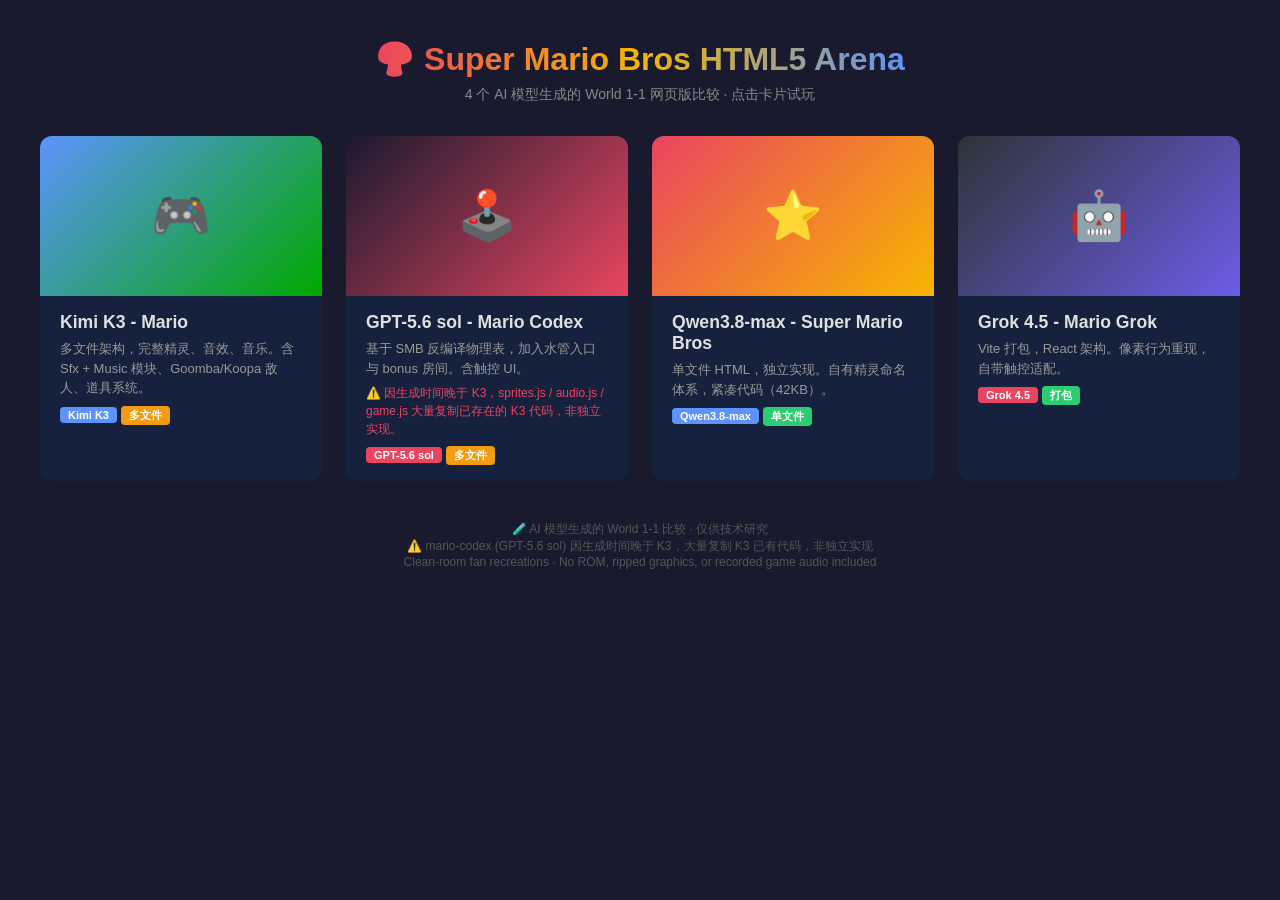
<file: index.html>
<!DOCTYPE html>
<html lang="zh-TW">
<head>
<meta charset="UTF-8">
<meta name="viewport" content="width=device-width,initial-scale=1.0">
<title>Super Mario Bros - HTML5 Arena</title>
<style>
*{margin:0;padding:0;box-sizing:border-box}
body{background:#1a1a2e;color:#e0e0e0;font-family:-apple-system,BlinkMacSystemFont,'Segoe UI',sans-serif;min-height:100vh;display:flex;flex-direction:column;align-items:center;padding:40px 20px}
h1{font-size:2em;margin-bottom:8px;background:linear-gradient(90deg,#e94560,#f8b500,#5c94fc);-webkit-background-clip:text;-webkit-text-fill-color:transparent;background-clip:text}
.subtitle{color:#888;margin-bottom:32px;font-size:14px}
.arena{display:grid;grid-template-columns:repeat(auto-fill,minmax(280px,1fr));gap:24px;max-width:1200px;width:100%}
.card{background:#16213e;border-radius:12px;overflow:hidden;transition:transform .2s,box-shadow .2s;text-decoration:none;color:inherit}
.card:hover{transform:translateY(-4px);box-shadow:0 8px 32px rgba(233,69,96,.3)}
.card-thumb{height:160px;display:flex;align-items:center;justify-content:center;font-size:48px;position:relative;overflow:hidden}
.card-body{padding:16px 20px}
.card-body h2{font-size:1.1em;margin-bottom:6px}
.card-body p{font-size:13px;color:#999;line-height:1.5}
.badge{display:inline-block;font-size:11px;padding:2px 8px;border-radius:4px;margin-top:8px;font-weight:600}
.badge.kimi{background:#5c94fc;color:#fff}
.badge.cc{background:#e94560;color:#fff}
.badge.single{background:#2ecc71;color:#fff}
.badge.multi{background:#f39c12;color:#fff}
footer{margin-top:40px;color:#555;font-size:12px;text-align:center}
</style>
</head>
<body>
<h1>🍄 Super Mario Bros HTML5 Arena</h1>
<p class="subtitle">4 个 AI 模型生成的 World 1-1 网页版比较 · 点击卡片试玩</p>
<div class="arena">

<a class="card" href="mario/">
<div class="card-thumb" style="background:linear-gradient(135deg,#5c94fc,#00a800)">🎮</div>
<div class="card-body">
<h2>Kimi K3 - Mario</h2>
<p>多文件架构，完整精灵、音效、音乐。含 Sfx + Music 模块、Goomba/Koopa 敌人、道具系统。</p>
<span class="badge kimi">Kimi K3</span> <span class="badge multi">多文件</span>
</div>
</a>

<a class="card" href="mario-codex/">
<div class="card-thumb" style="background:linear-gradient(135deg,#1a1a2e,#e94560)">🕹️</div>
<div class="card-body">
<h2>GPT-5.6 sol - Mario Codex</h2>
<p>基于 SMB 反编译物理表，加入水管入口与 bonus 房间。含触控 UI。</p>
<p style="margin-top:6px;color:#e94560;font-size:12px">⚠️ 因生成时间晚于 K3，sprites.js / audio.js / game.js 大量复制已存在的 K3 代码，非独立实现。</p>
<span class="badge cc">GPT-5.6 sol</span> <span class="badge multi">多文件</span>
</div>
</a>

<a class="card" href="super-mario-bros/">
<div class="card-thumb" style="background:linear-gradient(135deg,#e94560,#f8b500)">⭐</div>
<div class="card-body">
<h2>Qwen3.8-max - Super Mario Bros</h2>
<p>单文件 HTML，独立实现。自有精灵命名体系，紧凑代码（42KB）。</p>
<span class="badge kimi">Qwen3.8-max</span> <span class="badge single">单文件</span>
</div>
</a>

<a class="card" href="mario-grok/">
<div class="card-thumb" style="background:linear-gradient(135deg,#2d3436,#6c5ce7)">🤖</div>
<div class="card-body">
<h2>Grok 4.5 - Mario Grok</h2>
<p>Vite 打包，React 架构。像素行为重现，自带触控适配。</p>
<span class="badge cc">Grok 4.5</span> <span class="badge single">打包</span>
</div>
</a>

</div>
<footer>
<p>🧪 AI 模型生成的 World 1-1 比较 · 仅供技术研究</p>
<p>⚠️ mario-codex (GPT-5.6 sol) 因生成时间晚于 K3，大量复制 K3 已有代码，非独立实现</p>
<p>Clean-room fan recreations · No ROM, ripped graphics, or recorded game audio included</p>
</footer>
</body>
</html>
</file>
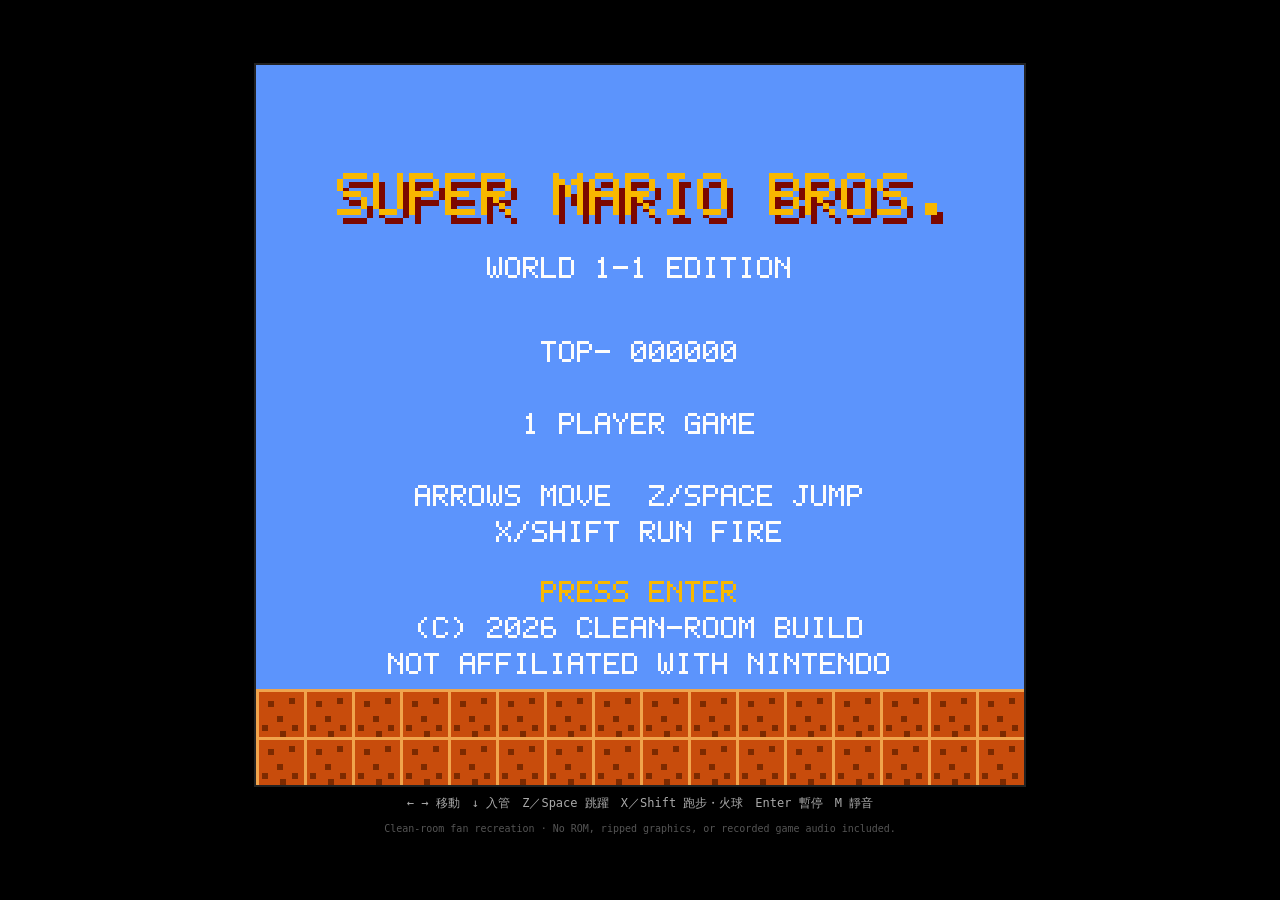
<file: mario-codex/index.html>
<!doctype html>
<html lang="zh-Hant">
<head>
  <meta charset="utf-8">
  <meta name="viewport" content="width=device-width,initial-scale=1,viewport-fit=cover,user-scalable=no">
  <meta name="theme-color" content="#000000">
  <meta name="description" content="Clean-room HTML5 Canvas recreation of a classic 8-bit platform stage.">
  <link rel="icon" href="data:,">
  <title>World 1-1 — HTML5 Clean-room Recreation</title>
  <link rel="stylesheet" href="style.css?v=20260720-final">
</head>
<body>
  <main id="app">
    <section id="console" aria-label="HTML5 遊戲">
      <canvas id="game" width="256" height="240" tabindex="0"
              aria-label="World 1-1 遊戲畫面；按 Enter 或點擊畫面開始"></canvas>

      <div id="touch-ui" aria-label="觸控控制器">
        <div class="dpad" aria-label="方向鍵">
          <button class="pad left" data-key="ArrowLeft" aria-label="向左">◀</button>
          <button class="pad down" data-key="ArrowDown" aria-label="向下">▼</button>
          <button class="pad right" data-key="ArrowRight" aria-label="向右">▶</button>
        </div>
        <div class="system-buttons">
          <button class="mini" id="mute-button" type="button">SOUND</button>
          <button class="mini" data-key="Enter" type="button">START</button>
        </div>
        <div class="action-buttons" aria-label="動作鍵">
          <button class="action b" data-key="KeyX" aria-label="B：跑步與火球">B</button>
          <button class="action a" data-key="KeyZ" aria-label="A：跳躍">A</button>
        </div>
      </div>
    </section>

    <p id="hint">
      ← → 移動　↓ 入管　Z／Space 跳躍　X／Shift 跑步・火球　Enter 暫停　M 靜音
    </p>
    <p id="notice">Clean-room fan recreation · No ROM, ripped graphics, or recorded game audio included.</p>
  </main>

  <script src="js/sprites.js?v=20260720-final"></script>
  <script src="js/audio.js?v=20260720-final"></script>
  <script src="js/levels.js?v=20260720-final"></script>
  <script src="js/game.js?v=20260720-final"></script>
</body>
</html>
</file>
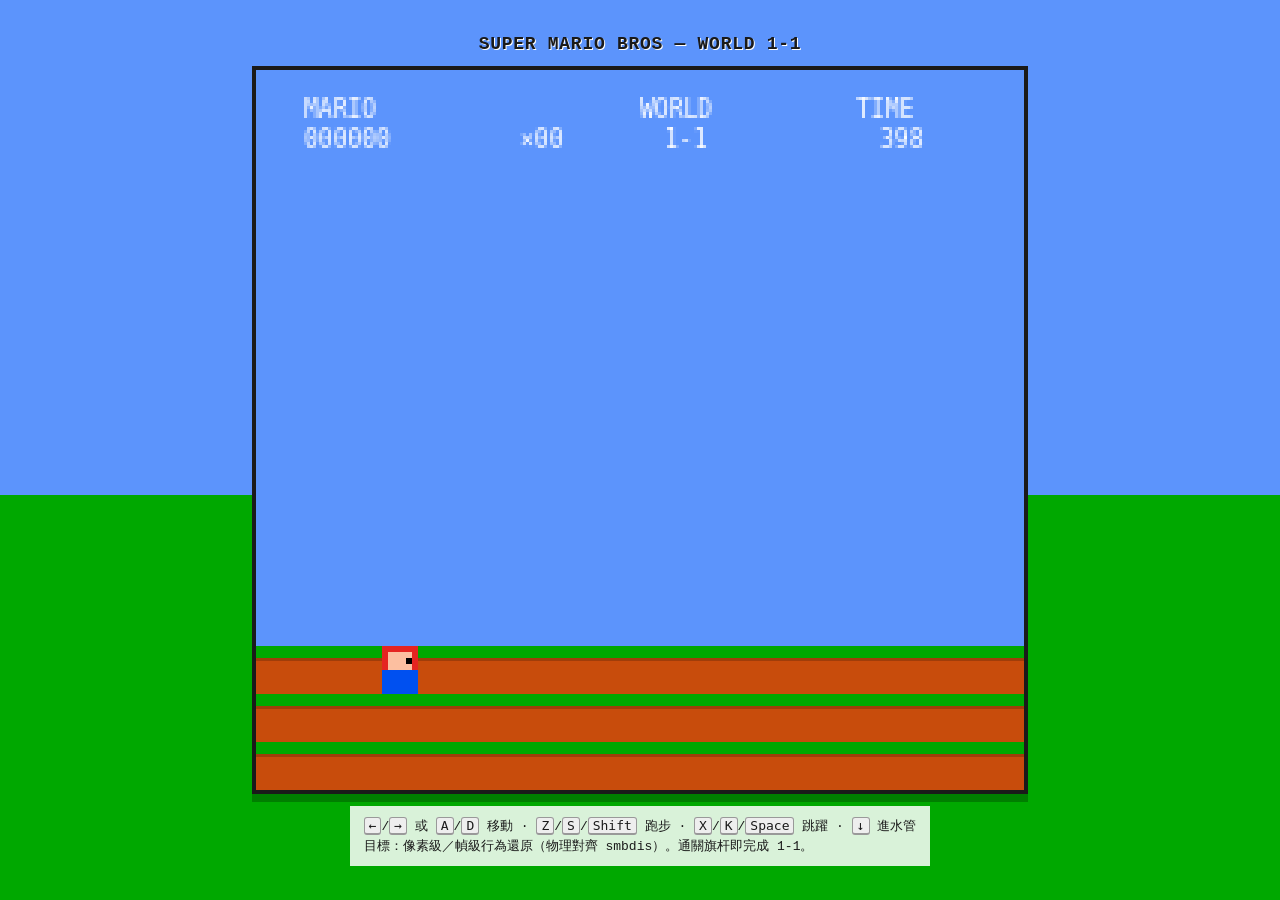
<file: mario-grok/index.html>
<!doctype html>
<html lang="zh-Hant">
  <head>
    <meta charset="UTF-8" />
    <meta name="viewport" content="width=device-width, initial-scale=1.0" />
    <title>SMB World 1-1 — Pixel Behavior Remake</title>
    <style>
      * {
        box-sizing: border-box;
      }
      html,
      body {
        margin: 0;
        min-height: 100%;
        background: #5c94fc;
        font-family: "Courier New", Courier, monospace;
        color: #1a1a1a;
      }
      #app {
        min-height: 100vh;
        display: flex;
        flex-direction: column;
        align-items: center;
        justify-content: center;
        gap: 12px;
        padding: 16px;
        background: linear-gradient(#5c94fc 0%, #5c94fc 55%, #00a800 55%, #00a800 100%);
      }
      h1 {
        margin: 0;
        font-size: 18px;
        letter-spacing: 0.04em;
        text-shadow: 1px 1px 0 #fff;
      }
      #game-wrap {
        image-rendering: pixelated;
        image-rendering: crisp-edges;
        border: 4px solid #1a1a1a;
        background: #000;
        box-shadow: 0 8px 0 rgba(0, 0, 0, 0.25);
      }
      canvas {
        display: block;
        width: 768px;
        height: 720px;
        image-rendering: pixelated;
        image-rendering: crisp-edges;
        background: #5c94fc;
      }
      .help {
        max-width: 768px;
        font-size: 13px;
        line-height: 1.5;
        background: rgba(255, 255, 255, 0.85);
        padding: 10px 14px;
      }
      kbd {
        background: #eee;
        border: 1px solid #999;
        border-bottom-width: 2px;
        border-radius: 3px;
        padding: 0 4px;
      }
      @media (max-width: 820px) {
        canvas {
          width: min(100vw - 32px, 512px);
          height: auto;
          aspect-ratio: 256 / 240;
        }
      }
    </style>
    <script type="module" crossorigin src="./assets/index-CSuPRJAb.js"></script>
  </head>
  <body>
    <div id="app">
      <h1>SUPER MARIO BROS — WORLD 1-1</h1>
      <div id="game-wrap">
        <canvas id="game" width="256" height="240" aria-label="Game canvas"></canvas>
      </div>
      <div class="help">
        <div><kbd>←</kbd>/<kbd>→</kbd> 或 <kbd>A</kbd>/<kbd>D</kbd> 移動 · <kbd>Z</kbd>/<kbd>S</kbd>/<kbd>Shift</kbd> 跑步 · <kbd>X</kbd>/<kbd>K</kbd>/<kbd>Space</kbd> 跳躍 · <kbd>↓</kbd> 進水管</div>
        <div>目標：像素級／幀級行為還原（物理對齊 smbdis）。通關旗杆即完成 1-1。</div>
      </div>
    </div>
  </body>
</html>
</file>
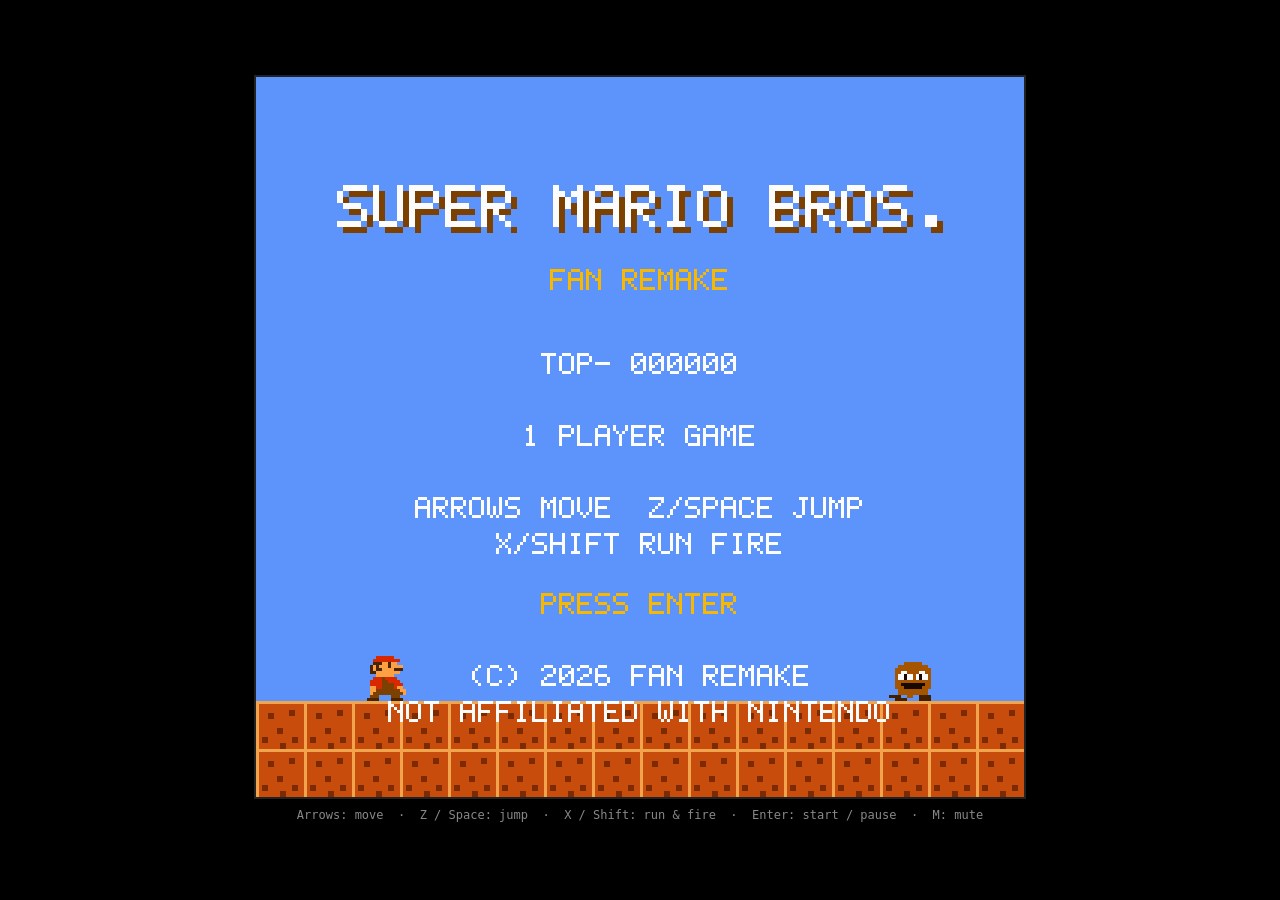
<file: mario/index.html>
<!DOCTYPE html>
<html lang="en">
<head>
<meta charset="utf-8">
<title>Super Mario Bros. 1-1 — Fan Remake</title>
<meta name="viewport" content="width=device-width, initial-scale=1">
<link rel="stylesheet" href="style.css">
</head>
<body>
  <div id="wrap">
    <canvas id="game" width="256" height="240"></canvas>
    <p id="hint">Arrows: move &nbsp;·&nbsp; Z / Space: jump &nbsp;·&nbsp; X / Shift: run &amp; fire &nbsp;·&nbsp; Enter: start / pause &nbsp;·&nbsp; M: mute</p>
  </div>
  <!-- Plain script tags (no ES modules) so the game also runs from file:// -->
  <script src="js/sprites.js"></script>
  <script src="js/audio.js"></script>
  <script src="js/levels.js"></script>
  <script src="js/game.js"></script>
</body>
</html>
</file>
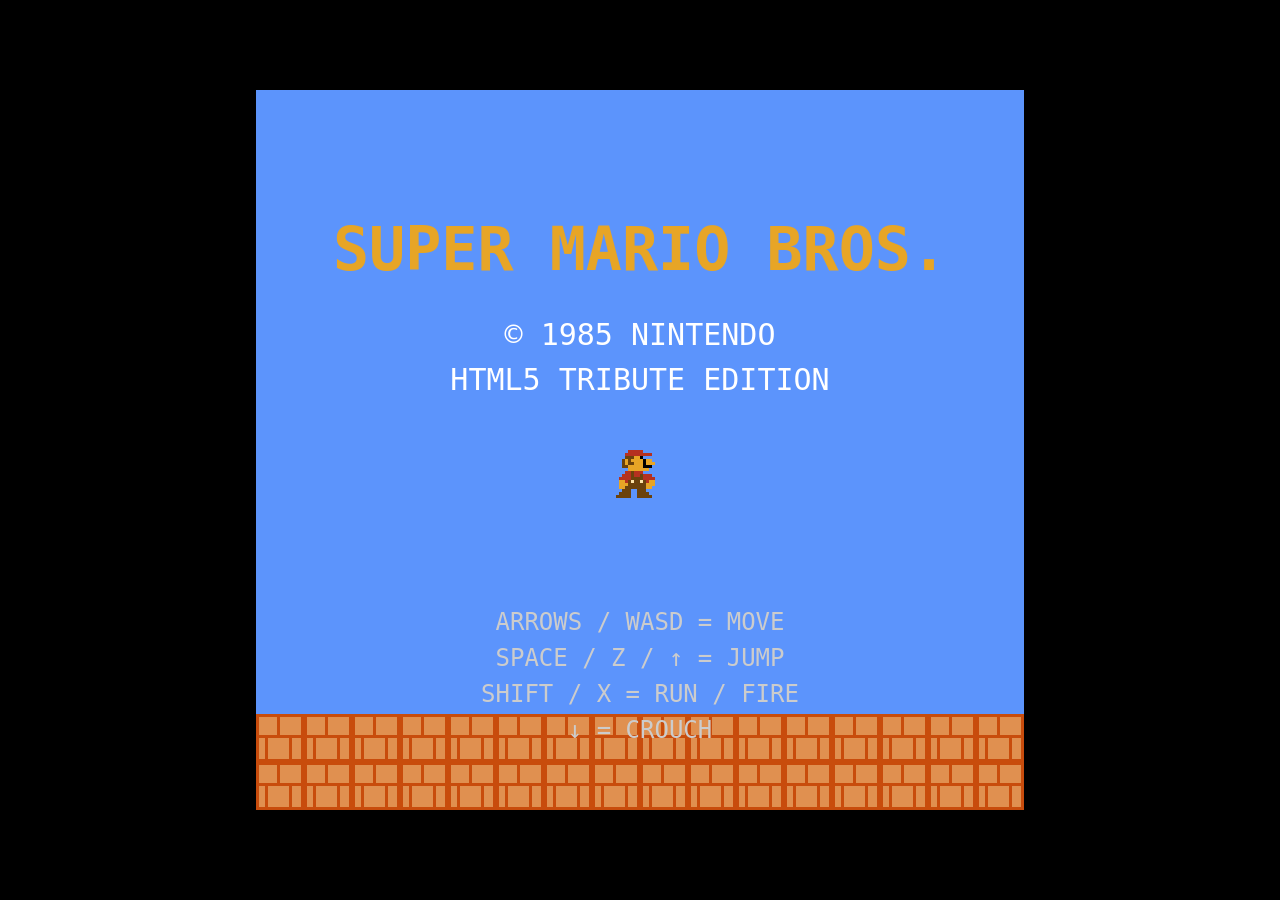
<file: super-mario-bros/index.html>
<!DOCTYPE html>
<html lang="zh-TW">
<head>
<meta charset="UTF-8">
<meta name="viewport" content="width=device-width,initial-scale=1.0">
<title>Super Mario Bros.</title>
<style>
*{margin:0;padding:0;box-sizing:border-box}
body{background:#000;display:flex;justify-content:center;align-items:center;height:100vh;overflow:hidden}
canvas{image-rendering:pixelated;image-rendering:crisp-edges}
</style>
</head>
<body>
<canvas id="c"></canvas>
<script>
"use strict";
const cv=document.getElementById('c'),cx=cv.getContext('2d');
const NW=256,NH=240,TS=16;
let SC=3;
function resize(){SC=Math.max(1,Math.min(Math.floor(innerWidth/NW),Math.floor(innerHeight/NH)));cv.width=NW*SC;cv.height=NH*SC;cx.imageSmoothingEnabled=false;}
resize();addEventListener('resize',resize);

// ===================== PALETTE =====================
const P={
  '.':null,K:'#000000',R:'#B53120',S:'#E7A526',B:'#6B420C',W:'#FCFCFC',
  G:'#00A800',D:'#005800',O:'#C84C0C',L:'#E09050',P:'#FCBCB0',
  H:'#B8F8B8',C:'#BCBCBC',Y:'#FCE4A8',F:'#FC7460',
  r:'#FCFCFC',b:'#B53120',g:'#00A800',
};

// ===================== SPRITE DATA =====================
const SP={};
SP.m_idle=[
'....RRRRR.......',
'...RRRRRRRRR....',
'...BBBSSK.......',
'..BSBSSSSKSS....',
'..BSBBSSSKSSS...',
'..BBSSSSSKKK....',
'....SSSSSSS.....',
'...RRBRRR.......',
'..RRRBRRBRRR....',
'.RRRRBBBBRRRR...',
'.SSRBYBBYBRSS...',
'.SSSBBBBBBSSS...',
'.SSBBBBBBBSS....',
'..BBB..BBB......',
'.BBBB..BBBB.....',
'BBBBB..BBBBB....'];
SP.m_walk1=[
'....RRRRR.......',
'...RRRRRRRRR....',
'...BBBSSK.......',
'..BSBSSSSKSS....',
'..BSBBSSSKSSS...',
'..BBSSSSSKKK....',
'....SSSSSSS.....',
'...RRBRRR.......',
'..RRRBRRBRRR....',
'.RRRRBBBBRRRR...',
'.SSRBYBBYBRSS...',
'.SSSBBBBBBSSS...',
'..SSBBBBBBSS....',
'...BBBBBB.......',
'...BBBBBB.......',
'...BBBBBB.......'];
SP.m_walk2=[
'....RRRRR.......',
'...RRRRRRRRR....',
'...BBBSSK.......',
'..BSBSSSSKSS....',
'..BSBBSSSKSSS...',
'..BBSSSSSKKK....',
'....SSSSSSS.....',
'...RRBRRR.......',
'..RRRBRRBRRR....',
'.RRRRBBBBRRRR...',
'.SSRBYBBYBRSS...',
'.SSSBBBBBBSSS...',
'.SSBBBBBBBSS....',
'..BBB....BBB....',
'.BBBB....BBBB...',
'BBBBB....BBBBB..'];
SP.m_walk3=[
'....RRRRR.......',
'...RRRRRRRRR....',
'...BBBSSK.......',
'..BSBSSSSKSS....',
'..BSBBSSSKSSS...',
'..BBSSSSSKKK....',
'....SSSSSSS.....',
'...RRBRRR.......',
'..RRRBRRBRRR....',
'.RRRRBBBBRRRR...',
'.SSRBYBBYBRSS...',
'.SSSBBBBBBSSS...',
'..SSBBBBBBSS....',
'....BBB.BBB.....',
'...BBBB.BBBB....',
'...BBB...BBB....'];
SP.m_jump=[
'....RRRRR.......',
'...RRRRRRRRR....',
'...BBBSSK.......',
'..BSBSSSSKSS....',
'..BSBBSSSKSSS...',
'..BBSSSSSKKK....',
'....SSSSSSS.....',
'.SRRBRRRRRS.....',
'SRRRRBBBBRRRRS..',
'SSRRBBBBBBRRSS..',
'SSBBBBBBBBBBSS..',
'.SBBBBBBBBBBS...',
'..BBBBBBBBBB....',
'..BBB..BBBB.....',
'.BBBB...BBB.....',
'BBBB....BBBB....'];
SP.m_skid=[
'....RRRRR.......',
'...RRRRRRRRR....',
'...BBBSSK.......',
'..BSBSSSSKSS....',
'..BSBBSSSKSSS...',
'..BBSSSSSKKK....',
'....SSSSSSS.....',
'...RRBRRR.......',
'..RRRBRRBRRR....',
'.RRRRBBBBRRRR...',
'.SSRBYBBYBRSS...',
'.SSSBBBBBBSSS...',
'.SSBBBBBBBSS....',
'..BBBB.BBB......',
'.BBBB..BBBB.....',
'BBBBB..BBBB.....'];
SP.m_die=[
'....RRRRR.......',
'...RRRRRRRRR....',
'...BBBSSK.......',
'..BSBSSSSKSS....',
'..BSBBSSSKSSS...',
'..BBSSSSSKKK....',
'....SSSSSSS.....',
'.SRRBRRRRRS.....',
'SRRRRBBBBRRRRS..',
'SSRRBBBBBBRRSS..',
'.SBBBBBBBBBBS...',
'..BBBBBBBBBB....',
'..BBBBBBBBB.....',
'...BBB..BBB.....',
'..BBBB..BBBB....',
'.BBBBB..BBBBB...'];

// Big Mario 16x32
const BM_IDLE=[
'....RRRRR.......','...RRRRRRRRR....','...RRRRRRRRRRR..','...BBBSSSK......',
'..BSBSSSSKSS....','..BSBBSSSKSSS...','..BSBBSSSKSSS...','..BBSSSSSKKK....',
'....SSSSSSSS....','..RRBRRRRBR.....','.RRRRBRRBRRRR...','RRRRRBBBBRRRRR..',
'RRRRBBBBBBRRRRR.','SSRRBYBBYBRRSS..','SSSBBBBBBBBSSS..','SSBBBBBBBBBBSS..',
'.SBBBBBBBBBBS...','.SSBBBBBBBBSS...','..RRRRRRRRRR....','..RRRRRRRRRR....',
'..RRRRRRRRRR....','..RRRR..RRRR....','..RRRR..RRRR....','..RRRR..RRRR....',
'..RRRR..RRRR....','..RRRR..RRRR....','.BBBBB..BBBBB...','BBBBBB..BBBBBB..',
'BBBBBB..BBBBBB..'];
const BM_WALK1=[
'....RRRRR.......','...RRRRRRRRR....','...RRRRRRRRRRR..','...BBBSSSK......',
'..BSBSSSSKSS....','..BSBBSSSKSSS...','..BSBBSSSKSSS...','..BBSSSSSKKK....',
'....SSSSSSSS....','..RRBRRRRBR.....','.RRRRBRRBRRRR...','RRRRRBBBBRRRRR..',
'RRRRBBBBBBRRRRR.','SSRRBYBBYBRRSS..','SSSBBBBBBBBSSS..','SSBBBBBBBBBBSS..',
'.SBBBBBBBBBBS...','.SSBBBBBBBBSS...','..RRRRRRRRRR....','..RRRRRRRRRR....',
'..RRRRRRRRRR....','...RRRRRRRR.....','...RRRRRRRR.....','...RRRRRRRR.....',
'...RRRRRRRR.....','...RRRRRRRR.....','..BBBBBBBBBB....','..BBBBBBBBBB....',
'..BBBBBBBBBB....'];
const BM_WALK2=[
'....RRRRR.......','...RRRRRRRRR....','...RRRRRRRRRRR..','...BBBSSSK......',
'..BSBSSSSKSS....','..BSBBSSSKSSS...','..BSBBSSSKSSS...','..BBSSSSSKKK....',
'....SSSSSSSS....','..RRBRRRRBR.....','.RRRRBRRBRRRR...','RRRRRBBBBRRRRR..',
'RRRRBBBBBBRRRRR.','SSRRBYBBYBRRSS..','SSSBBBBBBBBSSS..','SSBBBBBBBBBBSS..',
'.SBBBBBBBBBBS...','.SSBBBBBBBBSS...','..RRRRRRRRRR....','..RRRRRRRRRR....',
'..RRRRRRRRRR....','..RRRR..RRRR....','..RRRR..RRRR....','.RRRR....RRRR...',
'.RRRR....RRRR...','.RRRR....RRRR...','BBBBB....BBBBB..','BBBBB....BBBBB..',
'BBBBB....BBBBB..'];
const BM_JUMP=[
'....RRRRR.......','...RRRRRRRRR....','...RRRRRRRRRRR..','...BBBSSSK......',
'..BSBSSSSKSS....','..BSBBSSSKSSS...','..BSBBSSSKSSS...','..BBSSSSSKKK....',
'....SSSSSSSS....','.SRRBRRRRBRRS...','SRRRRBBBBRRRRS..','SSRRRBBBBRRRRSS.',
'SSRRBBBBBBRRSS..','SSBBBBBBBBBBSS..','.SBBBBBBBBBBS...','.SSBBBBBBBBSS...',
'..RRRRRRRRRR....','..RRRRRRRRRR....','..RRRRRRRRRR....','..RRRR..RRRR....',
'..RRRR..RRRR....','.RRRR....RRRR...','.RRRR....RRRR...','BBBBB....BBBBB..',
'BBBBB....BBBBB..'];
const BM_CROUCH=[
'....RRRRR.......','...RRRRRRRRR....','...BBBSSSK......','..BSBSSSSKSS....',
'..BSBBSSSKSSS...','..BBSSSSSKKK....','....SSSSSSS.....','..RRBRRRRBR.....',
'.RRRRBBBBRRRR...','.SSRBBBBBBRSS...','.SSBBBBBBBBSS...','..BBBBBBBBBB....',
'.BBBBB..BBBBB...','BBBBBB..BBBBBB..'];

SP.b_idle=BM_IDLE;SP.b_walk1=BM_WALK1;SP.b_walk2=BM_WALK2;SP.b_walk3=BM_WALK1;
SP.b_jump=BM_JUMP;SP.b_skid=BM_IDLE;SP.b_crouch=BM_CROUCH;

function fireSwap(rows){return rows.map(r=>r.replace(/R/g,'r').replace(/B/g,'b'));}
SP.f_idle=fireSwap(BM_IDLE);SP.f_walk1=fireSwap(BM_WALK1);SP.f_walk2=fireSwap(BM_WALK2);
SP.f_walk3=fireSwap(BM_WALK1);SP.f_jump=fireSwap(BM_JUMP);SP.f_skid=fireSwap(BM_IDLE);
SP.f_crouch=fireSwap(BM_CROUCH);

// Goomba
SP.g_walk1=[
'......OOOO......','....OOOOOOOO....','...OOOOOOOOOO...','..OOOOOOOOOOOO..',
'.OOWWOOOOWWOOO..','.OWWKOOOOWWKOO..','OOWWKOOOOWWKOOO.','OOOOOOOOOOOOOOOO',
'OOOOOOOOOOOOOOOO','.OOOOOOOOOOOOOO.','..OOOOOOOOOOOO..','...OOOOOOOOOO...',
'....OOOOOOOO....','...KKK....KKK...','..KKKK....KKKK..','.KKKKK....KKKKK.'];
SP.g_walk2=[
'......OOOO......','....OOOOOOOO....','...OOOOOOOOOO...','..OOOOOOOOOOOO..',
'.OOWWOOOOWWOOO..','.OWWKOOOOWWKOO..','OOWWKOOOOWWKOOO.','OOOOOOOOOOOOOOOO',
'OOOOOOOOOOOOOOOO','.OOOOOOOOOOOOOO.','..OOOOOOOOOOOO..','...OOOOOOOOOO...',
'....OOOOOOOO....','..KKK....KKK....','.KKKK....KKKK...','KKKKK....KKKKK..'];
SP.g_squish=[
'................','................','................','................',
'................','................','................','................',
'................','................','................','................',
'...OOOOOOOOOO...','..OOOOOOOOOOOO..','.OOOOOOOOOOOOOO.','OOOOOOOOOOOOOOOO'];

// Koopa 16x24
SP.k_walk1=[
'......GGG.......','.....GGGGG......','.....GWWGG......','.....GWKGG......',
'.....GGGGG......','......GGG.......','....DDDDDD......','...DDDDDDDD.....',
'..DDDDDDDDDD....','..DDWDDDDDDD....','.DDDDDDDDDDDD...','.DDDDDDDDDDDD...',
'.DDDDDDDDDDDD...','..DDDDDDDDDD....','..DDDDDDDDDD....','...DDDDDDDD.....',
'....DDDDDD......','...SS....SS.....','..SSS....SSS....','..SSS....SSS....',
'.SSSS....SSSS...','................','................','................'];
SP.k_walk2=[
'......GGG.......','.....GGGGG......','.....GWWGG......','.....GWKGG......',
'.....GGGGG......','......GGG.......','....DDDDDD......','...DDDDDDDD.....',
'..DDDDDDDDDD....','..DDWDDDDDDD....','.DDDDDDDDDDDD...','.DDDDDDDDDDDD...',
'.DDDDDDDDDDDD...','..DDDDDDDDDD....','..DDDDDDDDDD....','...DDDDDDDD.....',
'....DDDDDD......','....SS....SS....','...SSS....SSS...','...SSS....SSS...',
'..SSSS....SSSS..','................','................','................'];
SP.k_shell=[
'................','................','................','................',
'................','................','................','................',
'....DDDDDD......','...DDDDDDDD.....','..DDDDDDDDDD....','..DDWDDDDDDD....',
'.DDDDDDDDDDDD...','.DDDDDDDDDDDD...','.DDDDDDDDDDDD...','..DDDDDDDDDD....'];

// Items
SP.mushroom=[
'................','................','....RRRRRR......','..RRRRRRRRRR....',
'.RRWWRRRRWWRR...','.RWWWWRRWWWWR...','RRWWWWRRWWWWRR..','RRWWWWRRWWWWRR..',
'RRRRRRRRRRRRRR..','RRRRRRRRRRRRRR..','.RRRRRRRRRRRR...','..SSSSSSSSSS....',
'..SSPPPPPPSS....','..SSPPPPPPSS....','..SSSSSSSSSS....','................'];
SP.mushroom1up=[
'................','................','....GGGGGG......','..GGGGGGGGGG....',
'.GGWWGGGGWWGG...','.GWWWWGGWWWGG...','GGWWWWGGWWWWGG..','GGWWWWGGWWWWGG..',
'GGGGGGGGGGGGGG..','GGGGGGGGGGGGGG..','.GGGGGGGGGGGG...','..SSSSSSSSSS....',
'..SSPPPPPPSS....','..SSPPPPPPSS....','..SSSSSSSSSS....','................'];
SP.fireflower=[
'................','................','....FF.FF.......','...FFFFFFFF.....',
'...FFYYYYFF.....','....FYYYYF......','....FFYYFF......','.....FFFF.......',
'......GG........','.....GGGG.......','....GGGGGG......','...GGGGGGGG.....',
'....GGGGGG......','.....GGGG.......','......GG........','................'];
SP.star=[
'................','................','......YY........','......YY........',
'.....YYYY.......','YYYYYYYYYYYY....','.YYYYYYYYYY.....','..YYYYYYYY......',
'...YYYYYY.......','..YYYYYYYY......','..YYY..YYY......','.YYY....YYY.....',
'.YY......YY.....','................','................','................'];
SP.coin=[
'................','................','....YYYYYY......','...YYYYYYYY.....',
'..YYYYYYYYYY....','..YYYKKKKYYY....','..YYYKKKKYYY....','..YYYKKKKYYY....',
'..YYYKKKKYYY....','..YYYKKKKYYY....','..YYYYYYYYYY....','...YYYYYYYY.....',
'....YYYYYY......','................','................','................'];
SP.coin2=[
'................','................','......YY........','.....YYYY.......',
'.....YYYY.......','.....YKKY.......','.....YKKY.......','.....YKKY.......',
'.....YKKY.......','.....YKKY.......','.....YYYY.......','.....YYYY.......',
'......YY........','................','................','................'];
SP.coin3=[
'................','................','.......Y........','.......Y........',
'.......Y........','.......K........','.......K........','.......K........',
'.......K........','.......K........','.......Y........','.......Y........',
'.......Y........','................','................','................'];
SP.fireball=[
'....FF..........','...FFFF.........','..FFFFFF........','..FFFFFF........',
'...FFFF.........','....FF..........','................','................'];

// ===================== SPRITE RENDERER =====================
const spriteCache={},flipCache={};
function mkSprite(rows,pal){
  const h=rows.length,w=rows[0].length;
  const c=document.createElement('canvas');c.width=w;c.height=h;
  const g=c.getContext('2d');const p=pal||P;
  for(let y=0;y<h;y++)for(let x=0;x<w;x++){
    const ch=rows[y][x];if(ch==='.'||!p[ch])continue;
    g.fillStyle=p[ch];g.fillRect(x,y,1,1);
  }
  return c;
}
function getSprite(name,pal){
  const key=name+(pal?'_alt':'');
  if(!spriteCache[key])spriteCache[key]=mkSprite(SP[name],pal);
  return spriteCache[key];
}
function flipH(cnv){
  const c=document.createElement('canvas');c.width=cnv.width;c.height=cnv.height;
  const g=c.getContext('2d');g.translate(cnv.width,0);g.scale(-1,1);g.drawImage(cnv,0,0);
  return c;
}
function getSpriteF(name,flip,pal){
  const key=name+(flip?'_f':'')+(pal?'_alt':'');
  if(!flipCache[key]){const s=getSprite(name,pal);flipCache[key]=flip?flipH(s):s;}
  return flipCache[key];
}
const FIRE_PAL={...P,R:'#FCFCFC',B:'#B53120'};

// ===================== AUDIO =====================
let audioCtx=null;
function initAudio(){if(!audioCtx)audioCtx=new(window.AudioContext||window.webkitAudioContext)();}
function tone(freq,dur,type='square',vol=0.07,delay=0){
  if(!audioCtx)return;
  const o=audioCtx.createOscillator(),g=audioCtx.createGain();
  o.type=type;o.frequency.value=freq;
  g.gain.setValueAtTime(vol,audioCtx.currentTime+delay);
  g.gain.exponentialRampToValueAtTime(0.001,audioCtx.currentTime+delay+dur);
  o.connect(g);g.connect(audioCtx.destination);
  o.start(audioCtx.currentTime+delay);o.stop(audioCtx.currentTime+delay+dur+0.01);
}
function noise(dur,vol=0.06){
  if(!audioCtx)return;
  const buf=audioCtx.createBuffer(1,audioCtx.sampleRate*dur,audioCtx.sampleRate);
  const d=buf.getChannelData(0);for(let i=0;i<d.length;i++)d[i]=Math.random()*2-1;
  const s=audioCtx.createBufferSource(),g=audioCtx.createGain();
  s.buffer=buf;g.gain.setValueAtTime(vol,audioCtx.currentTime);
  g.gain.exponentialRampToValueAtTime(0.001,audioCtx.currentTime+dur);
  s.connect(g);g.connect(audioCtx.destination);s.start();
}
const SFX={
  jump(){tone(350,0.08);tone(500,0.12,'square',0.06,0.06);},
  coin(){tone(988,0.06);tone(1319,0.3,'square',0.06,0.06);},
  stomp(){noise(0.08,0.1);tone(200,0.06,'square',0.05);},
  bump(){tone(150,0.08,'square',0.07);},
  break(){noise(0.15,0.12);tone(100,0.1,'sawtooth',0.05);},
  powerup(){[523,659,784,1047,1319,1568].forEach((f,i)=>tone(f,0.1,'square',0.05,i*0.06));},
  powerdown(){tone(600,0.1);tone(400,0.1,'square',0.06,0.1);tone(200,0.2,'square',0.05,0.2);},
  die(){[494,466,440,392,370,349,330,262].forEach((f,i)=>tone(f,0.15,'square',0.06,i*0.12));},
  flag(){[392,523,659,784,1047,1319,1568,2093].forEach((f,i)=>tone(f,0.12,'square',0.05,i*0.08));},
  fireball(){tone(800,0.04);tone(400,0.06,'square',0.05,0.03);},
  oneup(){[660,784,1319,1047,1175,1568].forEach((f,i)=>tone(f,0.12,'square',0.05,i*0.08));},
  star(){for(let i=0;i<12;i++)tone(i%2?880:1047,0.05,'square',0.03,i*0.05);},
  kick(){tone(300,0.05);noise(0.05,0.08);},
  timeWarn(){tone(523,0.06);tone(523,0.06,'square',0.05,0.1);},
};

// ===================== TILES =====================
const T={EMPTY:0,GROUND:1,BRICK:2,QCOIN:3,QMUSH:4,QFIRE:5,QSTAR:6,Q10COIN:7,
  HARD:8,PTL:9,PTR:10,PBL:11,PBR:12,USED:13,POLE:14,PTOP:15,HIDDEN1UP:16,CASTLE:17};

// ===================== LEVEL =====================
const LW=212,LH=15;
let tiles=[],enemies=[],items=[],effects=[],fireballs=[];
let bumpBlocks=[],coinBlockHits={};
let flagY=0,flagDone=false;

function buildLevel(){
  tiles=Array.from({length:LH},()=>new Array(LW).fill(T.EMPTY));
  enemies=[];items=[];effects=[];fireballs=[];bumpBlocks=[];coinBlockHits={};
  flagY=3*TS;flagDone=false;

  const pits=[[69,70],[86,88],[153,154]];
  for(let x=0;x<LW;x++){
    if(!pits.some(p=>x>=p[0]&&x<=p[1])){tiles[13][x]=T.GROUND;tiles[14][x]=T.GROUND;}
  }
  const q=(x,y,t)=>{tiles[y][x]=t;};
  const brick=(x,y)=>q(x,y,T.BRICK);
  const qb=(x,y,t)=>q(x,y,t||T.QCOIN);
  const hard=(x,y)=>q(x,y,T.HARD);
  const pipe=(x,h)=>{
    for(let i=0;i<h;i++){const y=12-i;
      if(i===h-1){q(x,y,T.PTL);q(x+1,y,T.PTR);}
      else{q(x,y,T.PBL);q(x+1,y,T.PBR);}}
  };

  // Section 1
  qb(16,9,T.QCOIN);
  brick(20,9);qb(21,9,T.QMUSH);brick(22,9);qb(23,9,T.QCOIN);brick(24,9);
  qb(22,5,T.QCOIN);
  pipe(28,2);pipe(38,3);pipe(46,4);pipe(57,4);

  // Section 2
  qb(64,9,T.QCOIN);qb(64,5,T.QCOIN);
  brick(77,5);brick(78,5);brick(79,5);
  brick(77,9);qb(78,9,T.QMUSH);brick(79,9);
  q(80,9,T.Q10COIN);

  // Section 3
  brick(91,9);qb(92,9,T.QCOIN);brick(93,9);
  brick(94,5);q(94,5,T.QSTAR);brick(94,9);
  qb(100,9,T.QCOIN);brick(101,9);
  brick(106,9);qb(107,9,T.QCOIN);brick(109,9);
  qb(112,5,T.QCOIN);qb(112,9,T.QCOIN);
  brick(118,9);brick(119,9);
  qb(121,9,T.QCOIN);qb(122,9,T.QCOIN);
  brick(128,9);qb(129,9,T.QCOIN);brick(130,9);

  // Hidden 1-up block
  q(64,9,T.HIDDEN1UP);

  // Staircases
  for(let i=0;i<4;i++)for(let j=0;j<=i;j++)hard(134+i,12-j);
  for(let i=0;i<4;i++)for(let j=0;j<=i;j++)hard(140+i,12-j);
  for(let i=0;i<8;i++)for(let j=0;j<=i;j++)hard(148+i,12-j);
  for(let i=0;i<4;i++)for(let j=0;j<4-i;j++)hard(157+i,12-j);
  pipe(163,2);
  qb(174,9,T.QCOIN);brick(175,9);
  for(let i=0;i<8;i++)for(let j=0;j<=i;j++)hard(181+i,12-j);

  // Flagpole
  q(198,3,T.PTOP);
  for(let y=4;y<=12;y++)q(198,y,T.POLE);

  // Castle
  for(let y=8;y<=12;y++)for(let x=202;x<=209;x++)q(x,y,T.CASTLE);
  for(let x=204;x<=207;x++)q(x,7,T.CASTLE);
  for(let x=205;x<=206;x++)q(x,6,T.CASTLE);
  q(205,5,T.CASTLE);q(206,5,T.CASTLE);

  // Enemies
  const goomba=(x)=>enemies.push({type:'goomba',x:x*TS,y:12*TS,vx:-0.5,vy:0,alive:true,squishT:0,active:false,frame:0,frameT:0});
  const koopa=(x)=>enemies.push({type:'koopa',x:x*TS,y:11*TS,vx:-0.5,vy:0,alive:true,shell:false,shellVx:0,active:false,frame:0,frameT:0});
  goomba(22);goomba(40);goomba(41);goomba(51);goomba(52);goomba(53);
  goomba(80);goomba(81);goomba(82);goomba(83);
  goomba(97);goomba(98);koopa(107);
  goomba(114);goomba(115);goomba(116);goomba(117);
  goomba(124);goomba(125);goomba(126);goomba(127);
  goomba(174);goomba(175);
}

// ===================== GAME STATE =====================
const G={state:'title',score:0,coins:0,lives:3,time:400,timeT:0,world:'1-1'};

// ===================== PLAYER =====================
const M={
  x:3*TS,y:12*TS,vx:0,vy:0,w:12,h:14,dir:1,grounded:false,
  big:false,fire:false,star:false,starT:0,crouching:false,
  dead:false,deadT:0,invincible:0,animFrame:0,animT:0,
  growT:0,shrinkT:0,flagSliding:false,walkToCastle:false,jumpHeld:false,fireCd:0,
};
function resetPlayer(){
  Object.assign(M,{x:3*TS,y:12*TS,vx:0,vy:0,w:12,h:14,dir:1,grounded:false,
    big:false,fire:false,star:false,starT:0,crouching:false,dead:false,deadT:0,
    invincible:0,animFrame:0,animT:0,growT:0,shrinkT:0,flagSliding:false,
    walkToCastle:false,jumpHeld:false,fireCd:0});
}

// ===================== INPUT =====================
const keys={};
addEventListener('keydown',e=>{
  keys[e.code]=true;
  if(['ArrowUp','ArrowDown','ArrowLeft','ArrowRight','Space','KeyZ','KeyX'].includes(e.code))e.preventDefault();
  initAudio();
  if(G.state==='title'&&(e.code==='Enter'||e.code==='Space'||e.code==='KeyZ'))startGame();
  if(G.state==='gameover'&&(e.code==='Enter'||e.code==='Space'))G.state='title';
  if(G.state==='win'&&(e.code==='Enter'||e.code==='Space'))G.state='title';
});
addEventListener('keyup',e=>{keys[e.code]=false;});
const kL=()=>keys.ArrowLeft||keys.KeyA;
const kR=()=>keys.ArrowRight||keys.KeyD;
const kJ=()=>keys.ArrowUp||keys.Space||keys.KeyZ||keys.KeyW;
const kRun=()=>keys.ShiftLeft||keys.ShiftRight||keys.KeyX;
const kD=()=>keys.ArrowDown||keys.KeyS;

let camX=0;

// ===================== PHYSICS =====================
const PH={WALK:1.5,RUN:2.5,ACC:0.0546875,SKID:0.125,STOP:0.0546875,
  JUMP_S:-3.4375,JUMP_M:-3.5625,JUMP_F:-3.6875,JUMP_SP:-3.9375,
  GRAV_UP:0.0625,GRAV_DN:0.3125,MAX_FALL:4.3125,STOMP:-4,STOMP_W:-3};

// ===================== COLLISION =====================
function tileAt(px,py){
  const tx=Math.floor(px/TS),ty=Math.floor(py/TS);
  if(tx<0||tx>=LW||ty<0||ty>=LH)return T.EMPTY;
  return tiles[ty][tx];
}
function isSolid(t){
  return t===T.GROUND||t===T.BRICK||t===T.QCOIN||t===T.QMUSH||t===T.QFIRE||
    t===T.QSTAR||t===T.Q10COIN||t===T.HARD||t===T.PTL||t===T.PTR||
    t===T.PBL||t===T.PBR||t===T.USED||t===T.CASTLE;
}
function isSolidAt(px,py){return isSolid(tileAt(px,py));}

// ===================== BLOCK HIT =====================
function hitBlock(tx,ty){
  const t=tiles[ty][tx];
  if(t===T.QCOIN||t===T.QMUSH||t===T.QFIRE||t===T.QSTAR||t===T.HIDDEN1UP){
    bumpBlocks.push({x:tx,y:ty,vy:-2,oy:0});
    if(t===T.QCOIN)addCoin(tx*TS+4,ty*TS-TS);
    if(t===T.QMUSH)spawnItem(tx,ty,'mushroom');
    if(t===T.QFIRE)spawnItem(tx,ty,M.big?'fireflower':'mushroom');
    if(t===T.QSTAR)spawnItem(tx,ty,'star');
    if(t===T.HIDDEN1UP){spawnItem(tx,ty,'1up');}
    tiles[ty][tx]=T.USED;
  }else if(t===T.Q10COIN){
    const key=tx+','+ty;
    if(!coinBlockHits[key])coinBlockHits[key]=0;
    coinBlockHits[key]++;
    bumpBlocks.push({x:tx,y:ty,vy:-2,oy:0});
    addCoin(tx*TS+4,ty*TS-TS);
    if(coinBlockHits[key]>=10)tiles[ty][tx]=T.USED;
  }else if(t===T.BRICK){
    if(M.big){
      tiles[ty][tx]=T.EMPTY;SFX.break();
      for(let i=0;i<4;i++)
        effects.push({type:'debris',x:tx*TS+4+(i%2)*8,y:ty*TS+4+Math.floor(i/2)*8,
          vx:(i%2?1:-1)*(1+Math.random()),vy:-3-Math.random()*2,life:40});
      addScore(50,tx*TS,ty*TS);
    }else{
      bumpBlocks.push({x:tx,y:ty,vy:-2,oy:0});SFX.bump();
    }
    bumpEnemies(tx,ty);
  }else if(t===T.USED||t===T.HARD||t===T.GROUND){SFX.bump();}
}

function bumpEnemies(tx,ty){
  enemies.forEach(e=>{
    if(!e.alive)return;
    const ex=Math.floor((e.x+8)/TS),ey=Math.floor((e.y+15)/TS);
    if(ex===tx&&ey===ty-1){e.alive=false;e.vy=-3;addScore(100,e.x,e.y);}
  });
}

function addCoin(x,y){
  G.coins++;G.score+=200;
  if(G.coins>=100){G.coins-=100;G.lives++;SFX.oneup();}
  effects.push({type:'coinPop',x,y,vy:-4,life:20,frame:0});
  SFX.coin();
}
function addScore(pts,x,y){
  G.score+=pts;
  effects.push({type:'score',x,y,vy:-1,life:30,text:''+pts});
}

function spawnItem(tx,ty,type){
  const it={type,x:tx*TS,y:ty*TS,vx:type==='star'?1.5:type==='fireflower'?0:1,
    vy:type==='star'?-4:0,emerging:true,ey:ty*TS,active:true,frame:0,frameT:0};
  items.push(it);
  SFX.powerup();
}

// ===================== PLAYER UPDATE =====================
function updatePlayer(){
  if(M.dead){
    M.deadT++;
    if(M.deadT>20){M.vy+=PH.GRAV_DN;M.y+=M.vy;}
    if(M.deadT>120){G.lives--;if(G.lives<=0)G.state='gameover';else resetLevel();}
    return;
  }
  if(M.flagSliding){
    M.x=198*TS-2;M.y+=2;
    flagY=Math.min(flagY+2,11*TS);
    if(M.y>=12*TS-M.h){M.y=12*TS-M.h;M.flagSliding=false;M.walkToCastle=true;M.dir=1;}
    return;
  }
  if(M.walkToCastle){
    M.vx=1.25;M.x+=M.vx;
    M.animT++;if(M.animT>6){M.animT=0;M.animFrame=(M.animFrame+1)%3;}
    if(M.x>206*TS)G.state='win';
    return;
  }
  if(M.growT>0){M.growT--;return;}
  if(M.shrinkT>0){M.shrinkT--;return;}
  if(M.invincible>0)M.invincible--;
  if(M.fireCd>0)M.fireCd--;
  if(M.star){M.starT--;if(M.starT<=0)M.star=false;}

  const maxSpd=kRun()?PH.RUN:PH.WALK;

  // Horizontal
  if(kL()){M.dir=-1;if(M.vx>0)M.vx-=PH.SKID;else M.vx-=PH.ACC;if(M.vx<-maxSpd)M.vx=-maxSpd;}
  else if(kR()){M.dir=1;if(M.vx<0)M.vx+=PH.SKID;else M.vx+=PH.ACC;if(M.vx>maxSpd)M.vx=maxSpd;}
  else{if(M.vx>0){M.vx-=PH.STOP;if(M.vx<0)M.vx=0;}if(M.vx<0){M.vx+=PH.STOP;if(M.vx>0)M.vx=0;}}

  // Crouch
  const wasCrouch=M.crouching;
  M.crouching=M.big&&M.grounded&&kD();
  if(M.crouching&&!wasCrouch){M.y+=14;M.h=14;}
  if(!M.crouching&&wasCrouch){M.y-=14;M.h=28;}
  if(!M.crouching)M.h=M.big?28:14;

  // Jump
  if(kJ()&&M.grounded&&!M.jumpHeld){
    const spd=Math.abs(M.vx);
    M.vy=spd>=3?PH.JUMP_SP:spd>=2?PH.JUMP_F:spd>=1?PH.JUMP_M:PH.JUMP_S;
    M.grounded=false;M.jumpHeld=true;SFX.jump();
  }
  if(!kJ())M.jumpHeld=false;

  // Gravity
  if(!kJ()&&M.vy<0)M.vy+=PH.GRAV_DN;
  else if(M.vy<0)M.vy+=PH.GRAV_UP;
  else M.vy+=PH.GRAV_DN;
  if(M.vy>PH.MAX_FALL)M.vy=PH.MAX_FALL;

  // Move & collide
  M.x+=M.vx;resolveX();
  M.y+=M.vy;M.grounded=false;resolveY();

  if(M.x<camX)M.x=camX;
  if(M.x<0)M.x=0;
  if(M.y>NH+TS)killPlayer();

  // Animation
  if(!M.grounded)M.animFrame=4;
  else if(Math.abs(M.vx)>0.2){
    M.animT++;const spd=Math.max(3,8-Math.abs(M.vx)*2);
    if(M.animT>spd){M.animT=0;M.animFrame=(M.animFrame+1)%3;}
  }else M.animFrame=0;
  if(M.grounded&&((M.dir>0&&M.vx<-0.5)||(M.dir<0&&M.vx>0.5)))M.animFrame=5;

  // Flagpole
  if(!M.flagSliding&&!flagDone){
    const ftx=Math.floor((M.x+M.w/2)/TS);
    if(ftx===198&&M.y<12*TS){
      M.flagSliding=true;flagDone=true;M.vx=0;M.vy=0;M.x=198*TS-2;
      SFX.flag();
      const h=Math.max(0,12*TS-M.y);
      addScore(Math.min(5000,Math.floor(h/TS)*100+100),M.x,M.y);
    }
  }

  // Fireball
  if(M.fire&&kRun()&&fireballs.length<2&&M.fireCd<=0){
    fireballs.push({x:M.x+(M.dir>0?M.w:0),y:M.y+8,vx:M.dir*4,vy:0,life:200});
    SFX.fireball();M.fireCd=12;
  }
}

function resolveX(){
  const top=M.y+2,bot=M.y+M.h-2,mid=(top+bot)/2;
  if(M.vx>0){
    const rx=M.x+M.w;
    if(isSolidAt(rx,top)||isSolidAt(rx,bot)||isSolidAt(rx,mid)){
      M.x=Math.floor(rx/TS)*TS-M.w;M.vx=0;}
  }else if(M.vx<0){
    if(isSolidAt(M.x,top)||isSolidAt(M.x,bot)||isSolidAt(M.x,mid)){
      M.x=Math.floor(M.x/TS)*TS+TS;M.vx=0;}
  }
}
function resolveY(){
  const lx=M.x+2,rx=M.x+M.w-2,mid=(lx+rx)/2;
  if(M.vy>0){
    const by=M.y+M.h;
    if(isSolidAt(lx,by)||isSolidAt(rx,by)||isSolidAt(mid,by)){
      M.y=Math.floor(by/TS)*TS-M.h;M.vy=0;M.grounded=true;}
  }else if(M.vy<0){
    if(isSolidAt(lx,M.y)||isSolidAt(rx,M.y)||isSolidAt(mid,M.y)){
      M.y=Math.floor(M.y/TS)*TS+TS;M.vy=0;
      hitBlock(Math.floor(mid/TS),Math.floor(M.y/TS)-1);}
  }
}

function killPlayer(){if(M.dead)return;M.dead=true;M.deadT=0;M.vy=-5;SFX.die();}
function hurtPlayer(){
  if(M.invincible>0||M.star||M.dead)return;
  if(M.fire){M.fire=false;M.invincible=90;SFX.powerdown();}
  else if(M.big){M.big=false;M.h=14;M.invincible=90;SFX.powerdown();}
  else killPlayer();
}

// ===================== ENEMIES =====================
function updateEnemies(){
  enemies.forEach(e=>{
    if(!e.active){if(e.x<camX+NW+TS*2)e.active=true;else return;}

    if(e.type==='goomba'){
      if(!e.alive){e.squishT++;if(e.squishT>30)e.remove=true;return;}
      e.vy+=PH.GRAV_DN;if(e.vy>PH.MAX_FALL)e.vy=PH.MAX_FALL;
      e.x+=e.vx;e.y+=e.vy;
      const by=e.y+16;
      if(isSolidAt(e.x+2,by)||isSolidAt(e.x+14,by)){e.y=Math.floor(by/TS)*TS-16;e.vy=0;}
      if(e.vx<0&&isSolidAt(e.x,e.y+8))e.vx=0.5;
      if(e.vx>0&&isSolidAt(e.x+16,e.y+8))e.vx=-0.5;
      if(e.vy===0&&!isSolidAt(e.x+(e.vx<0?0:16),e.y+17))e.vx*=-1;
      if(e.y>NH+TS)e.remove=true;
      e.frameT++;if(e.frameT>10){e.frameT=0;e.frame^=1;}
    }

    if(e.type==='koopa'){
      if(e.shell){
        if(e.shellVx!==0){
          e.x+=e.shellVx;
          enemies.forEach(o=>{
            if(o===e||!o.alive)return;
            if(Math.abs(o.x-e.x)<14&&Math.abs(o.y-e.y)<14){
              o.alive=false;o.vy=-3;addScore(100,o.x,o.y);}
          });
          if(isSolidAt(e.x+(e.shellVx>0?16:0),e.y+8))e.shellVx*=-1;
        }
        e.vy+=PH.GRAV_DN;if(e.vy>PH.MAX_FALL)e.vy=PH.MAX_FALL;
        e.y+=e.vy;
        const by=e.y+16;
        if(isSolidAt(e.x+2,by)||isSolidAt(e.x+14,by)){e.y=Math.floor(by/TS)*TS-16;e.vy=0;}
        if(e.y>NH+TS)e.remove=true;
        return;
      }
      if(!e.alive)return;
      e.vy+=PH.GRAV_DN;if(e.vy>PH.MAX_FALL)e.vy=PH.MAX_FALL;
      e.x+=e.vx;e.y+=e.vy;
      const by=e.y+24;
      if(isSolidAt(e.x+2,by)||isSolidAt(e.x+14,by)){e.y=Math.floor(by/TS)*TS-24;e.vy=0;}
      if(e.vx<0&&isSolidAt(e.x,e.y+12))e.vx=0.5;
      if(e.vx>0&&isSolidAt(e.x+16,e.y+12))e.vx=-0.5;
      if(e.vy===0&&!isSolidAt(e.x+(e.vx<0?0:16),e.y+25))e.vx*=-1;
      if(e.y>NH+TS)e.remove=true;
      e.frameT++;if(e.frameT>10){e.frameT=0;e.frame^=1;}
    }
  });

  // Player-enemy collision
  if(!M.dead&&!M.flagSliding&&!M.walkToCastle){
    enemies.forEach(e=>{
      if(e.remove)return;
      if(e.type==='goomba'&&!e.alive)return;
      if(e.type==='koopa'&&!e.alive&&!e.shell)return;
      const eh=e.type==='koopa'&&!e.shell?24:16;
      if(M.x+M.w>e.x+2&&M.x<e.x+14&&M.y+M.h>e.y+2&&M.y<e.y+eh-2){
        if(M.star){e.alive=false;e.vy=-3;e.remove=true;addScore(100,e.x,e.y);SFX.kick();return;}
        if(M.vy>0&&M.y+M.h<e.y+eh/2+4){
          if(e.type==='goomba'){
            e.alive=false;e.squishT=0;M.vy=PH.STOMP;addScore(100,e.x,e.y);SFX.stomp();
          }else if(e.type==='koopa'){
            if(!e.shell){e.shell=true;e.alive=false;e.shellVx=0;M.vy=PH.STOMP;addScore(100,e.x,e.y);SFX.stomp();}
            else{e.shellVx=M.x<e.x?4:-4;M.vy=PH.STOMP_W;SFX.kick();}
          }
        }else{
          if(e.type==='koopa'&&e.shell&&e.shellVx===0){e.shellVx=M.x<e.x?4:-4;SFX.kick();}
          else hurtPlayer();
        }
      }
    });
  }
  enemies=enemies.filter(e=>!e.remove);
}

// ===================== ITEMS =====================
function updateItems(){
  items.forEach(it=>{
    if(!it.active)return;
    if(it.emerging){it.y-=0.5;if(it.y<=it.ey-TS){it.y=it.ey-TS;it.emerging=false;}return;}

    if(it.type==='mushroom'||it.type==='1up'){
      it.vy+=PH.GRAV_DN;if(it.vy>PH.MAX_FALL)it.vy=PH.MAX_FALL;
      it.x+=it.vx;it.y+=it.vy;
      const by=it.y+16;
      if(isSolidAt(it.x+2,by)||isSolidAt(it.x+14,by)){it.y=Math.floor(by/TS)*TS-16;it.vy=0;}
      if(it.vx>0&&isSolidAt(it.x+16,it.y+8))it.vx=-1;
      if(it.vx<0&&isSolidAt(it.x,it.y+8))it.vx=1;
      if(it.y>NH+TS)it.active=false;
    }
    if(it.type==='star'){
      it.vy+=PH.GRAV_DN;if(it.vy>PH.MAX_FALL)it.vy=PH.MAX_FALL;
      it.x+=it.vx;it.y+=it.vy;
      const by=it.y+16;
      if(isSolidAt(it.x+2,by)||isSolidAt(it.x+14,by)){it.y=Math.floor(by/TS)*TS-16;it.vy=-4;}
      if(it.vx>0&&isSolidAt(it.x+16,it.y+8))it.vx=-1.5;
      if(it.vx<0&&isSolidAt(it.x,it.y+8))it.vx=1.5;
      if(it.y>NH+TS)it.active=false;
      it.frameT++;if(it.frameT>4){it.frameT=0;it.frame=(it.frame+1)%4;}
    }
    if(it.type==='fireflower'){it.frameT++;if(it.frameT>8){it.frameT=0;it.frame=(it.frame+1)%4;}}

    // Pickup
    if(!M.dead&&!M.flagSliding&&M.x+M.w>it.x+2&&M.x<it.x+14&&M.y+M.h>it.y+2&&M.y<it.y+14){
      if(it.type==='mushroom'){
        if(!M.big){M.big=true;M.h=28;M.y-=14;M.growT=30;}
        addScore(1000,it.x,it.y);SFX.powerup();it.active=false;
      }else if(it.type==='fireflower'){
        if(!M.big){M.big=true;M.h=28;M.y-=14;}
        M.fire=true;addScore(1000,it.x,it.y);SFX.powerup();it.active=false;
      }else if(it.type==='star'){
        M.star=true;M.starT=600;addScore(1000,it.x,it.y);SFX.star();it.active=false;
      }else if(it.type==='1up'){
        G.lives++;SFX.oneup();
        effects.push({type:'score',x:it.x,y:it.y,vy:-1,life:30,text:'1UP'});
        it.active=false;
      }
    }
  });
  items=items.filter(it=>it.active);
}

// ===================== FIREBALLS =====================
function updateFireballs(){
  fireballs.forEach(f=>{
    f.vy+=PH.GRAV_DN;if(f.vy>PH.MAX_FALL)f.vy=PH.MAX_FALL;
    f.x+=f.vx;f.y+=f.vy;
    if(isSolidAt(f.x+4,f.y+8)){f.y=Math.floor((f.y+8)/TS)*TS-8;f.vy=-3;}
    if(isSolidAt(f.x+(f.vx>0?8:0),f.y+4))f.life=0;
    f.life--;
    if(f.x<camX-TS||f.x>camX+NW+TS)f.life=0;
    enemies.forEach(e=>{
      if(!e.alive)return;
      if(f.x+6>e.x&&f.x<e.x+16&&f.y+6>e.y&&f.y<e.y+16){
        e.alive=false;e.vy=-2;addScore(100,e.x,e.y);f.life=0;SFX.kick();}
    });
  });
  fireballs=fireballs.filter(f=>f.life>0);
}

// ===================== EFFECTS =====================
function updateEffects(){
  effects.forEach(e=>{
    e.life--;
    if(e.type==='debris'){e.vy+=0.3;e.x+=e.vx;e.y+=e.vy;}
    if(e.type==='coinPop'){e.vy+=0.3;e.y+=e.vy;e.frame=(e.frame+1)%4;}
    if(e.type==='score')e.y+=e.vy;
  });
  effects=effects.filter(e=>e.life>0);
  bumpBlocks.forEach(b=>{b.vy+=0.5;b.oy+=b.vy;if(b.oy>=0){b.oy=0;b.done=true;}});
  bumpBlocks=bumpBlocks.filter(b=>!b.done);
}

function updateTimer(){
  if(G.state!=='playing')return;
  G.timeT++;
  if(G.timeT>=24){G.timeT=0;G.time--;
    if(G.time===100)SFX.timeWarn();
    if(G.time<=0)killPlayer();}
}

function updateCamera(){
  const target=M.x-NW*0.4;
  if(target>camX)camX=target;
  if(camX<0)camX=0;
  if(camX>LW*TS-NW)camX=LW*TS-NW;
}

// ===================== DRAWING =====================
function drawTile(t,x,y){
  switch(t){
    case T.GROUND:
      cx.fillStyle='#C84C0C';cx.fillRect(x,y,TS,TS);
      cx.fillStyle='#E09050';cx.fillRect(x+1,y+1,TS-2,TS-2);
      cx.fillStyle='#C84C0C';cx.fillRect(x+1,y+7,TS-2,1);
      cx.fillRect(x+7,y+1,1,6);cx.fillRect(x+3,y+8,1,7);cx.fillRect(x+11,y+8,1,7);
      break;
    case T.BRICK:
      cx.fillStyle='#C84C0C';cx.fillRect(x,y,TS,TS);
      cx.fillStyle='#E09050';
      cx.fillRect(x+1,y+1,6,6);cx.fillRect(x+9,y+1,6,6);
      cx.fillRect(x+1,y+9,6,6);cx.fillRect(x+9,y+9,6,6);
      cx.fillStyle='#000';
      cx.fillRect(x,y+7,TS,1);cx.fillRect(x+7,y,1,7);cx.fillRect(x+7,y+8,1,8);
      break;
    case T.QCOIN:case T.QMUSH:case T.QFIRE:case T.QSTAR:case T.Q10COIN:
      cx.fillStyle='#E7A526';cx.fillRect(x,y,TS,TS);
      cx.fillStyle='#FCE4A8';cx.fillRect(x+1,y+1,TS-2,TS-2);
      cx.fillStyle='#E7A526';cx.fillRect(x+2,y+2,TS-4,TS-4);
      cx.fillStyle='#000';
      cx.fillRect(x+5,y+3,6,2);cx.fillRect(x+9,y+5,2,3);
      cx.fillRect(x+7,y+7,2,2);cx.fillRect(x+7,y+10,2,2);
      cx.fillStyle='#C84C0C';
      cx.fillRect(x+1,y+1,2,2);cx.fillRect(x+13,y+1,2,2);
      cx.fillRect(x+1,y+13,2,2);cx.fillRect(x+13,y+13,2,2);
      break;
    case T.USED:
      cx.fillStyle='#886444';cx.fillRect(x,y,TS,TS);
      cx.fillStyle='#6B420C';cx.fillRect(x+1,y+1,TS-2,TS-2);
      cx.fillStyle='#886444';cx.fillRect(x+2,y+2,TS-4,TS-4);
      break;
    case T.HARD:
      cx.fillStyle='#BCBCBC';cx.fillRect(x,y,TS,TS);
      cx.fillStyle='#E0E0E0';cx.fillRect(x+1,y+1,TS-2,TS-2);
      cx.fillStyle='#BCBCBC';cx.fillRect(x+2,y+2,TS-4,TS-4);
      cx.fillStyle='#888';cx.fillRect(x+1,y+TS-2,TS-2,1);cx.fillRect(x+TS-2,y+1,1,TS-2);
      break;
    case T.PTL:
      cx.fillStyle='#00A800';cx.fillRect(x,y,TS,TS);
      cx.fillStyle='#B8F8B8';cx.fillRect(x+1,y+1,4,TS-2);
      cx.fillStyle='#005800';cx.fillRect(x+TS-3,y+1,2,TS-2);
      cx.fillStyle='#00A800';cx.fillRect(x,y,TS,2);
      break;
    case T.PTR:
      cx.fillStyle='#00A800';cx.fillRect(x,y,TS,TS);
      cx.fillStyle='#B8F8B8';cx.fillRect(x+1,y+1,2,TS-2);
      cx.fillStyle='#005800';cx.fillRect(x+TS-5,y+1,4,TS-2);
      cx.fillStyle='#00A800';cx.fillRect(x,y,TS,2);
      break;
    case T.PBL:
      cx.fillStyle='#00A800';cx.fillRect(x+2,y,TS-2,TS);
      cx.fillStyle='#B8F8B8';cx.fillRect(x+3,y,3,TS);
      cx.fillStyle='#005800';cx.fillRect(x+TS-3,y,2,TS);
      break;
    case T.PBR:
      cx.fillStyle='#00A800';cx.fillRect(x,y,TS-2,TS);
      cx.fillStyle='#B8F8B8';cx.fillRect(x+1,y,2,TS);
      cx.fillStyle='#005800';cx.fillRect(x+TS-5,y,3,TS);
      break;
    case T.POLE:
      cx.fillStyle='#BCBCBC';cx.fillRect(x+7,y,2,TS);
      break;
    case T.PTOP:
      cx.fillStyle='#BCBCBC';cx.fillRect(x+7,y+4,2,TS-4);
      cx.fillStyle='#00A800';cx.fillRect(x+5,y,6,6);
      break;
    case T.CASTLE:
      cx.fillStyle='#BCBCBC';cx.fillRect(x,y,TS,TS);
      cx.fillStyle='#888';cx.fillRect(x,y,TS,1);cx.fillRect(x,y,1,TS);
      cx.fillStyle='#000';cx.fillRect(x+4,y+4,8,8);
      break;
  }
}

function drawBackground(){
  cx.fillStyle='#5C94FC';cx.fillRect(0,0,NW,NH);
  // Clouds
  [[8,3],[19,2],[36,3],[56,2],[67,3],[84,2],[104,3],[118,2],[140,3],[158,2],[175,3],[195,2]].forEach(([cx2,cy])=>{
    const sx=cx2*TS-camX*0.8;if(sx<-60||sx>NW+20)return;
    const sy=cy*TS;
    cx.fillStyle='#FCFCFC';cx.beginPath();
    cx.arc(sx+12,sy+10,10,0,Math.PI*2);cx.arc(sx+24,sy+8,12,0,Math.PI*2);
    cx.arc(sx+38,sy+10,10,0,Math.PI*2);cx.fill();
    cx.fillStyle='#E8F0FF';cx.beginPath();cx.arc(sx+24,sy+14,10,0,Math.PI*2);cx.fill();
  });
  // Hills
  [[0,0],[16,1],[48,0],[64,1],[96,0],[112,1],[144,0],[160,1],[192,0]].forEach(([hx,ht])=>{
    const sx=hx*TS-camX;if(sx<-100||sx>NW+50)return;
    const h=ht?48:32,w=ht?80:56;
    cx.fillStyle='#00A800';cx.beginPath();
    cx.moveTo(sx,13*TS);cx.quadraticCurveTo(sx+w/2,13*TS-h,sx+w,13*TS);cx.fill();
    cx.fillStyle='#B8F8B8';cx.beginPath();
    cx.moveTo(sx+w*0.3,13*TS);cx.quadraticCurveTo(sx+w/2,13*TS-h*0.7,sx+w*0.55,13*TS);cx.fill();
  });
  // Bushes
  [[11,0],[23,1],[41,0],[59,1],[71,0],[89,1],[107,0],[137,1],[155,0],[173,1]].forEach(([bx,bs])=>{
    const sx=bx*TS-camX;if(sx<-50||sx>NW+20)return;
    const sy=12*TS+4,r=bs?10:7;
    cx.fillStyle='#00A800';cx.beginPath();
    cx.arc(sx+r,sy,r,0,Math.PI*2);cx.arc(sx+r*2,sy-2,r+2,0,Math.PI*2);
    cx.arc(sx+r*3,sy,r,0,Math.PI*2);cx.fill();
  });
}

function drawFlag(){
  const px=198*TS+7-camX,fy=flagY;
  cx.fillStyle='#00A800';cx.fillRect(px-8,fy,8,10);
  cx.fillStyle='#B53120';cx.fillRect(px-7,fy+1,6,8);
}

function drawPlayer(){
  if(M.dead){cx.drawImage(getSpriteF('m_die',false),Math.round(M.x-camX)-2,Math.round(M.y)-8);return;}
  if(M.invincible>0&&Math.floor(M.invincible/3)%2===0)return;

  let prefix=M.fire?'f_':M.big?'b_':'m_';
  let frame;
  if(M.crouching)frame='crouch';
  else if(M.animFrame===4)frame='jump';
  else if(M.animFrame===5)frame='skid';
  else if(M.animFrame===1)frame='walk1';
  else if(M.animFrame===2)frame='walk2';
  else frame='idle';

  const name=prefix+frame;
  if(!SP[name])return;
  const pal=M.fire?FIRE_PAL:null;
  const spr=getSpriteF(name,M.dir<0,pal);
  if(M.star&&Math.floor(M.starT/2)%2===0)cx.globalAlpha=0.7;
  const dx=Math.round(M.x-camX)-2;
  // Align sprite bottom to hitbox bottom
  const sprH=SP[name].length;
  const dy=Math.round(M.y+M.h-sprH);
  cx.drawImage(spr,dx,dy);
  cx.globalAlpha=1;
}

function drawEnemies(){
  enemies.forEach(e=>{
    const sx=Math.round(e.x-camX),sy=Math.round(e.y);
    if(sx<-20||sx>NW+20)return;
    if(e.type==='goomba'){
      if(!e.alive){cx.drawImage(getSprite('g_squish'),sx,sy+8);return;}
      cx.drawImage(getSpriteF(e.frame?'g_walk2':'g_walk1',e.vx>0),sx,sy);
    }
    if(e.type==='koopa'){
      if(e.shell){cx.drawImage(getSprite('k_shell'),sx,sy+8);return;}
      if(!e.alive)return;
      cx.drawImage(getSpriteF(e.frame?'k_walk2':'k_walk1',e.vx>0),sx,sy);
    }
  });
}

function drawItems(){
  items.forEach(it=>{
    const sx=Math.round(it.x-camX),sy=Math.round(it.y);
    if(sx<-20||sx>NW+20)return;
    if(it.type==='mushroom')cx.drawImage(getSprite('mushroom'),sx,sy);
    if(it.type==='1up')cx.drawImage(getSprite('mushroom1up'),sx,sy);
    if(it.type==='fireflower')cx.drawImage(getSprite('fireflower'),sx,sy);
    if(it.type==='star')cx.drawImage(getSprite('star'),sx,sy);
  });
}

function drawFireballs(){
  fireballs.forEach(f=>{
    cx.drawImage(getSprite('fireball'),Math.round(f.x-camX),Math.round(f.y));
  });
}

function drawEffects(){
  effects.forEach(e=>{
    const sx=Math.round(e.x-camX),sy=Math.round(e.y);
    if(e.type==='debris'){
      cx.fillStyle='#C84C0C';cx.fillRect(sx,sy,6,6);
      cx.fillStyle='#E09050';cx.fillRect(sx+1,sy+1,4,4);
    }
    if(e.type==='coinPop'){
      const frames=['coin','coin2','coin3','coin2'];
      cx.drawImage(getSprite(frames[e.frame%4]),sx,sy);
    }
    if(e.type==='score'){cx.fillStyle='#FFF';cx.font='8px monospace';cx.fillText(e.text,sx,sy);}
  });
}

function drawHUD(){
  cx.fillStyle='#FFF';cx.font='8px monospace';cx.textBaseline='top';
  cx.fillText('MARIO',8,4);
  cx.fillText(String(G.score).padStart(6,'0'),8,12);
  cx.fillStyle='#E7A526';cx.fillRect(80,12,4,6);
  cx.fillStyle='#FFF';cx.fillText('×'+String(G.coins).padStart(2,'0'),86,12);
  cx.fillText('WORLD',136,4);cx.fillText(' '+G.world,140,12);
  cx.fillText('TIME',200,4);cx.fillText(' '+String(Math.max(0,G.time)).padStart(3,'0'),204,12);
  cx.fillText('♥×'+G.lives,8,22);
}

// ===================== SCREENS =====================
function drawTitle(){
  cx.fillStyle='#5C94FC';cx.fillRect(0,0,NW,NH);
  for(let x=0;x<NW;x+=TS){drawTile(T.GROUND,x,13*TS);drawTile(T.GROUND,x,14*TS);}
  cx.textAlign='center';
  cx.fillStyle='#E7A526';cx.font='bold 20px monospace';
  cx.fillText('SUPER MARIO BROS.',NW/2,60);
  cx.fillStyle='#FFF';cx.font='10px monospace';
  cx.fillText('© 1985 NINTENDO',NW/2,85);
  cx.fillText('HTML5 TRIBUTE EDITION',NW/2,100);
  cx.font='12px monospace';
  if(Math.floor(Date.now()/500)%2)cx.fillText('PRESS ENTER TO START',NW/2,150);
  cx.font='8px monospace';cx.fillStyle='#CCC';
  cx.fillText('ARROWS / WASD = MOVE',NW/2,180);
  cx.fillText('SPACE / Z / ↑ = JUMP',NW/2,192);
  cx.fillText('SHIFT / X = RUN / FIRE',NW/2,204);
  cx.fillText('↓ = CROUCH',NW/2,216);
  cx.drawImage(getSprite('m_idle'),NW/2-8,120);
  cx.textAlign='left';
}
function drawGameOver(){
  cx.fillStyle='#000';cx.fillRect(0,0,NW,NH);
  cx.textAlign='center';cx.fillStyle='#FFF';cx.font='16px monospace';
  cx.fillText('GAME OVER',NW/2,100);
  cx.font='10px monospace';cx.fillText('SCORE: '+G.score,NW/2,130);
  if(Math.floor(Date.now()/500)%2)cx.fillText('PRESS ENTER',NW/2,160);
  cx.textAlign='left';
}
function drawWin(){
  cx.fillStyle='#000';cx.fillRect(0,0,NW,NH);
  cx.textAlign='center';cx.fillStyle='#FFF';cx.font='14px monospace';
  cx.fillText('COURSE CLEAR!',NW/2,80);
  cx.font='10px monospace';
  cx.fillText('SCORE: '+G.score,NW/2,110);
  cx.fillText('COINS: '+G.coins,NW/2,126);
  cx.fillText('TIME BONUS: '+Math.max(0,G.time)*50,NW/2,142);
  cx.fillStyle='#E7A526';cx.fillText('THANK YOU MARIO!',NW/2,170);
  cx.fillStyle='#FFF';cx.fillText('YOUR QUEST IS OVER.',NW/2,190);
  if(Math.floor(Date.now()/500)%2)cx.fillText('PRESS ENTER',NW/2,220);
  cx.textAlign='left';
}

// ===================== GAME FLOW =====================
function startGame(){
  G.state='playing';G.score=0;G.coins=0;G.lives=3;G.time=400;G.timeT=0;
  buildLevel();resetPlayer();camX=0;
}
function resetLevel(){
  G.time=400;G.timeT=0;buildLevel();resetPlayer();camX=0;G.state='playing';
}

// ===================== MAIN LOOP =====================
let lastTime=0,acc=0;
const STEP=1000/60;
function gameLoop(ts){
  requestAnimationFrame(gameLoop);
  acc+=Math.min(ts-lastTime,200);lastTime=ts;
  while(acc>=STEP){acc-=STEP;
    if(G.state==='playing'){
      updatePlayer();updateEnemies();updateItems();
      updateFireballs();updateEffects();updateTimer();updateCamera();
    }
  }
  cx.save();cx.scale(SC,SC);
  if(G.state==='title')drawTitle();
  else if(G.state==='gameover')drawGameOver();
  else if(G.state==='win')drawWin();
  else{
    drawBackground();
    const sc=Math.floor(camX/TS),ec=Math.min(LW,sc+Math.ceil(NW/TS)+2);
    for(let ty=0;ty<LH;ty++)for(let tx=sc;tx<ec;tx++){
      const t=tiles[ty][tx];if(t===T.EMPTY)continue;
      let oy=0;const bb=bumpBlocks.find(b=>b.x===tx&&b.y===ty);if(bb)oy=bb.oy;
      drawTile(t,tx*TS-camX,ty*TS+oy);
    }
    drawFlag();drawItems();drawEnemies();drawFireballs();drawPlayer();drawEffects();drawHUD();
  }
  cx.restore();
}
requestAnimationFrame(gameLoop);
</script>
</body>
</html>
</file>
<file: mario-codex/style.css>
:root {
  color-scheme: dark;
  --nes-black: #000;
  --panel: #151515;
  --edge: #3b3b3b;
  --red: #d82800;
  --red-dark: #7c0800;
}

* { box-sizing: border-box; }
html, body {
  margin: 0;
  min-height: 100%;
  background: var(--nes-black);
  overscroll-behavior: none;
}
body {
  min-height: 100dvh;
  display: grid;
  place-items: center;
  font-family: ui-monospace, "Cascadia Mono", "Noto Sans Mono", monospace;
}
button, canvas { -webkit-tap-highlight-color: transparent; }

#app {
  width: 100%;
  min-height: 100dvh;
  display: flex;
  flex-direction: column;
  align-items: center;
  justify-content: center;
  gap: 10px;
  padding: max(8px, env(safe-area-inset-top)) max(8px, env(safe-area-inset-right))
           max(8px, env(safe-area-inset-bottom)) max(8px, env(safe-area-inset-left));
}

#console {
  width: 100%;
  display: flex;
  flex-direction: column;
  align-items: center;
  gap: 10px;
}

#game {
  display: block;
  width: 768px;
  height: 720px;
  max-width: 100%;
  background: #5c94fc;
  border: 0;
  outline: 2px solid #222;
  image-rendering: pixelated;
  image-rendering: crisp-edges;
  touch-action: none;
  cursor: pointer;
}
#game:focus-visible { outline-color: #f8b800; }

#hint, #notice {
  margin: 0;
  text-align: center;
  user-select: none;
}
#hint { color: #aaa; font-size: 12px; line-height: 1.45; }
#notice { color: #555; font-size: 10px; line-height: 1.35; }

#touch-ui {
  display: none;
  width: min(100%, 520px);
  min-height: 164px;
  grid-template-columns: auto 1fr auto;
  grid-template-rows: 110px 48px;
  align-items: center;
  gap: 4px 10px;
  padding: 4px 8px 0;
  touch-action: none;
  user-select: none;
}

.dpad {
  grid-column: 1;
  grid-row: 1;
  display: grid;
  grid-template-columns: repeat(3, 58px);
  grid-template-rows: 54px 54px;
  gap: 2px;
}
.pad, .action, .mini {
  border: 2px solid #555;
  color: #eee;
  background: linear-gradient(#303030, #151515);
  box-shadow: inset 0 1px #777, 0 3px #050505;
  font: 700 20px/1 ui-monospace, monospace;
  touch-action: none;
}
.pad:active, .pad.pressed, .action:active, .action.pressed, .mini:active, .mini.pressed {
  transform: translateY(2px);
  box-shadow: inset 0 2px #050505, 0 1px #050505;
  filter: brightness(.78);
}
.pad { border-radius: 6px; }
.pad.left { grid-column: 1; grid-row: 2; }
.pad.down { grid-column: 2; grid-row: 2; }
.pad.right { grid-column: 3; grid-row: 2; }

.action-buttons {
  grid-column: 3;
  grid-row: 1;
  display: flex;
  align-items: center;
  gap: 12px;
}
.action {
  width: 66px;
  height: 66px;
  border-radius: 50%;
  border-color: var(--red-dark);
  background: radial-gradient(circle at 38% 30%, #f04b27, var(--red) 55%, var(--red-dark));
  font-size: 24px;
}
.action.b { margin-top: 22px; }
.system-buttons {
  grid-column: 1 / 4;
  grid-row: 2;
  display: flex;
  flex-direction: row;
  justify-self: center;
  gap: 12px;
  align-self: center;
  padding: 0;
}
.mini {
  min-width: 58px;
  min-height: 44px;
  height: 44px;
  padding: 0 7px;
  border-radius: 22px;
  font-size: 9px;
  letter-spacing: .08em;
}

@media (pointer: coarse), (max-width: 820px) {
  body { place-items: start center; }
  #app { justify-content: flex-start; gap: 6px; }
  #touch-ui { display: grid; }
  #hint { display: none; }
  #notice { font-size: 9px; }
  #game { outline-width: 1px; }
}

@media (pointer: coarse) and (max-width: 360px) {
  .dpad {
    grid-template-columns: repeat(3, 48px);
    grid-template-rows: 46px 46px;
  }
  .action-buttons { gap: 8px; }
  .action { width: 54px; height: 54px; }
}

@media (orientation: landscape) and (max-height: 560px) and (pointer: coarse) {
  #app { display: grid; grid-template-columns: auto 178px; grid-template-rows: auto auto; justify-content: center; }
  #console { display: contents; }
  #game { grid-column: 1; grid-row: 1 / span 2; }
  #touch-ui {
    grid-column: 2; grid-row: 1;
    width: 178px;
    min-height: 0;
    display: grid;
    grid-template-columns: 1fr;
    grid-template-rows: 90px 66px 48px;
    justify-items: center;
    align-content: center;
    padding: 0;
  }
  .dpad { grid-column: 1; grid-row: 1; grid-template-columns: repeat(3, 44px); grid-template-rows: 44px 44px; }
  .action-buttons { grid-column: 1; grid-row: 2; }
  .action { width: 51px; height: 51px; }
  .system-buttons { grid-column: 1; grid-row: 3; flex-direction: row; padding: 0; }
  #notice { grid-column: 2; grid-row: 2; max-width: 170px; }
}

@media (prefers-reduced-motion: reduce) {
  .pad, .action, .mini { transition: none; }
}
</file>
<file: mario/style.css>
html, body {
  margin: 0;
  padding: 0;
  background: #000;
  height: 100%;
}

#wrap {
  display: flex;
  flex-direction: column;
  align-items: center;
  justify-content: center;
  min-height: 100vh;
  gap: 10px;
}

#game {
  /* NES internal resolution 256x240, integer-scaled x3, crisp pixels */
  width: 768px;
  height: 720px;
  image-rendering: pixelated;
  image-rendering: crisp-edges;
  background: #5C94FC;
  outline: 2px solid #222;
}

#hint {
  color: #888;
  font: 12px/1.4 monospace;
  margin: 0;
  user-select: none;
}
</file>
